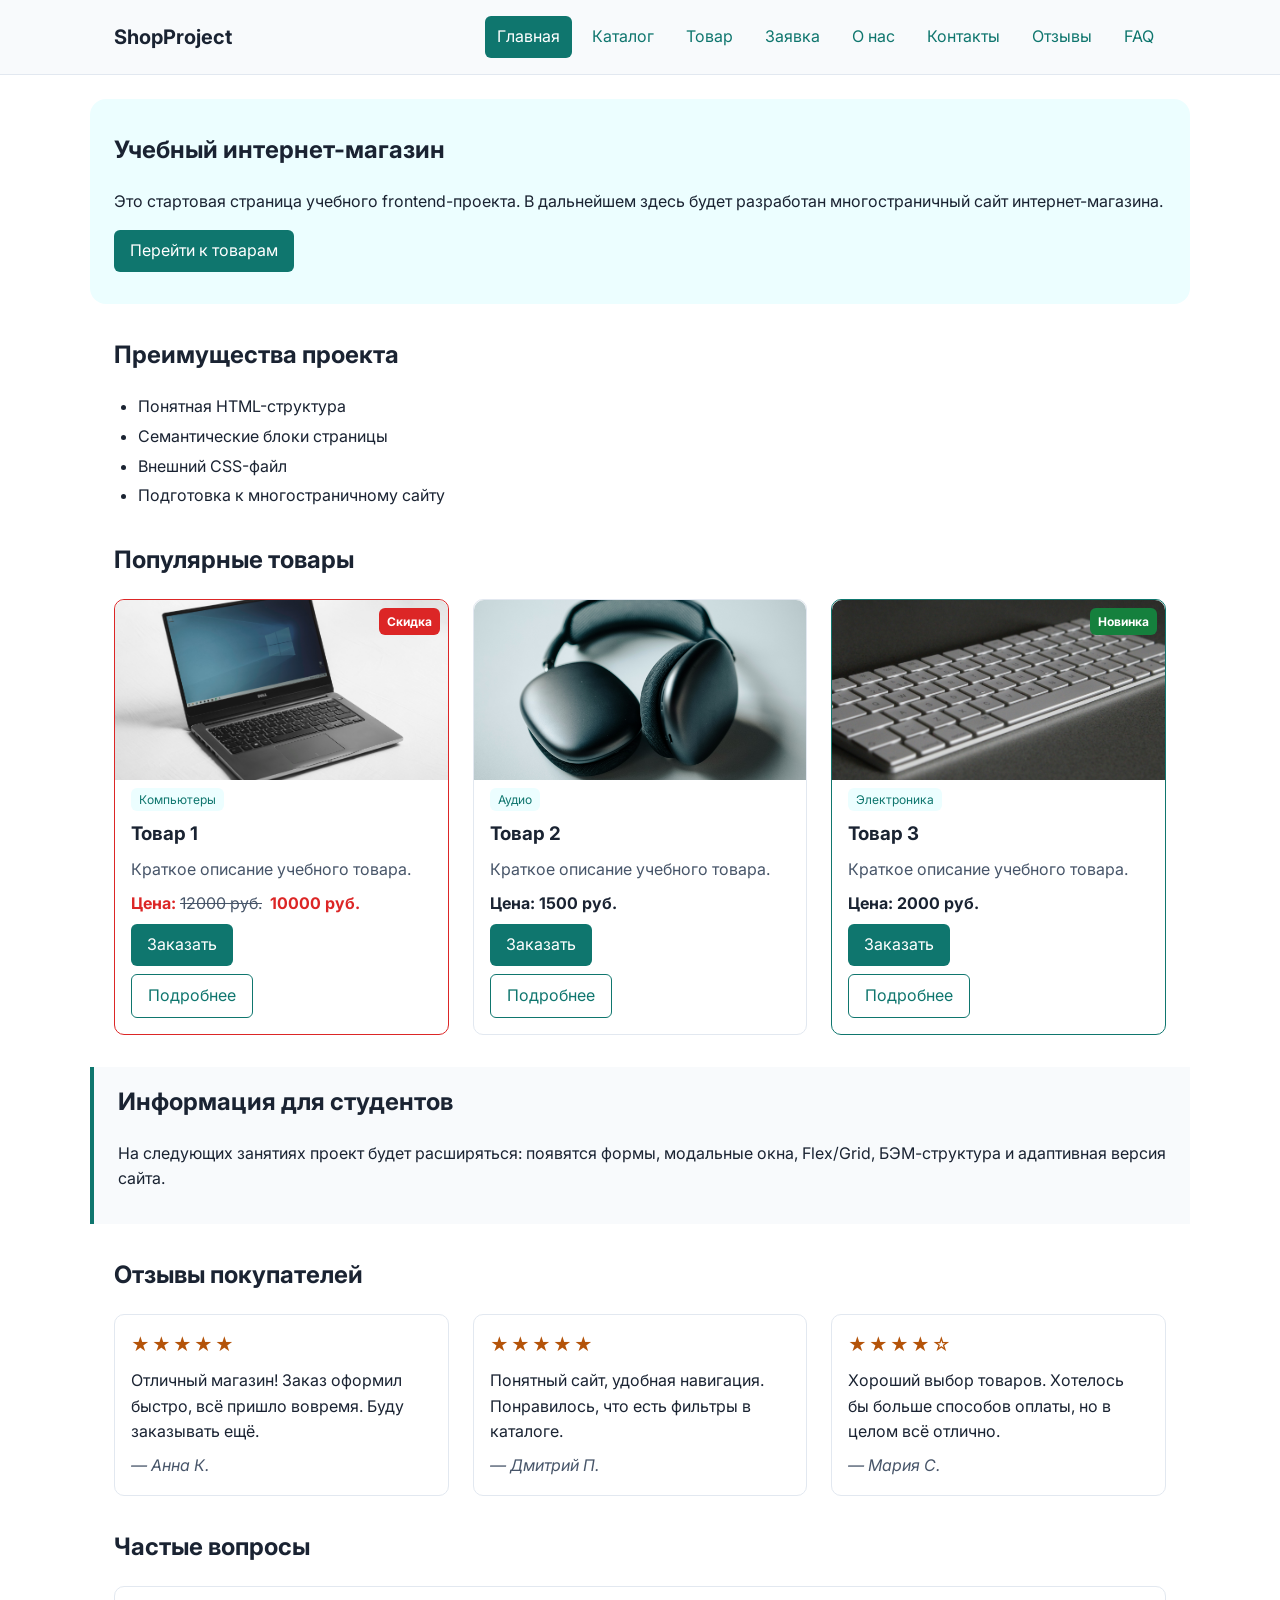
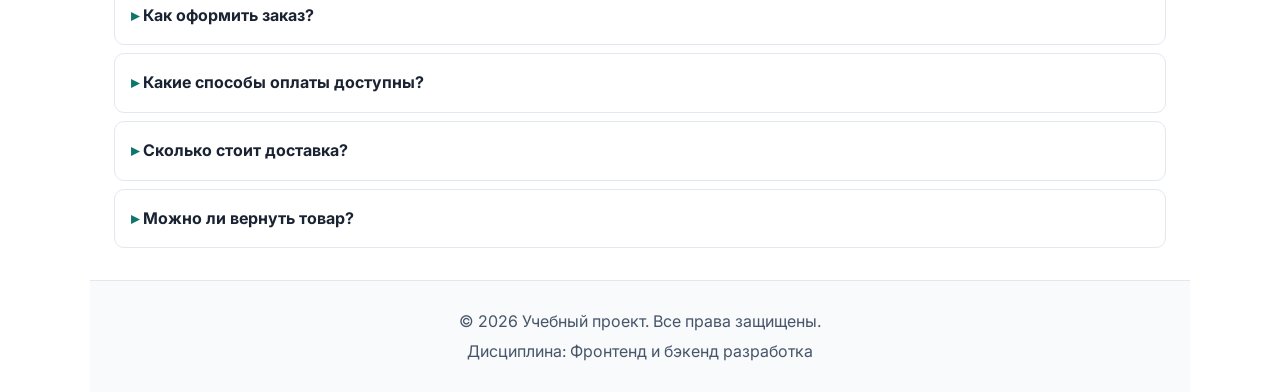
<file: index.html>
<!DOCTYPE html>
<html lang="ru">
<head>
  <meta charset="UTF-8">
  <meta name="viewport" content="width=device-width, initial-scale=1.0">
  <meta name="description" content="Учебный интернет-магазин — главная страница.">
  <title>Главная — Учебный интернет-магазин</title>
  <link rel="preconnect" href="https://fonts.googleapis.com">
  <link rel="preconnect" href="https://fonts.gstatic.com" crossorigin>
  <link href="https://fonts.googleapis.com/css2?family=Inter:wght@400;500;600;700&display=swap" rel="stylesheet"> 
  <link rel="stylesheet" href="css/style.css">
  <link rel="stylesheet" href="css/responsive.css">
  <script src="js/main.js" defer></script>
</head>
<body>

  <a class="skip-link" href="#main-content">Перейти к содержимому</a>
  <div class="welcome-banner" id="welcome-banner" hidden>
    <div class="welcome-banner__inner">
      <span class="welcome-banner__text" id="welcome-text"></span>
      <button class="welcome-banner__close" type="button" id="welcome-close" aria-label="Закрыть">Х</button>
    </div>
  </div>

  <header class="site-header">
    <div class="site-header__inner">
      <a class="site-header__logo" href="index.html">ShopProject</a>
      <nav class="site-nav" aria-label="Основная навигация">
        <ul class="site-nav__list">
          <li class="site-nav__item"><a class="site-nav__link site-nav__link--active" href="index.html" aria-current="page">Главная</a></li>
          <li class="site-nav__item"><a class="site-nav__link" href="catalog.html">Каталог</a></li>
          <li class="site-nav__item"><a class="site-nav__link" href="product.html">Товар</a></li>
          <li class="site-nav__item"><a class="site-nav__link" href="order.html">Заявка</a></li>
          <li class="site-nav__item"><a class="site-nav__link" href="about.html">О нас</a></li>
          <li class="site-nav__item"><a class="site-nav__link" href="contacts.html">Контакты</a></li>
          <li class="site-nav__item"><a class="site-nav__link" href="#reviews">Отзывы</a></li>
          <li class="site-nav__item"><a class="site-nav__link" href="#faq">FAQ</a></li>
        </ul>
      </nav>
    </div>
  </header>

  <main id="main-content">

    <section class="hero">
      <h1>Учебный интернет-магазин</h1>
      <p>Это стартовая страница учебного frontend-проекта. В дальнейшем здесь будет разработан многостраничный сайт интернет-магазина.</p>
      <a class="button button--primary" href="#popular">Перейти к товарам</a>
    </section>

    <section class="section" id="advantages">
      <h2>Преимущества проекта</h2>
      <ul class="advantages-list">
        <li>Понятная HTML-структура</li>
        <li>Семантические блоки страницы</li>
        <li>Внешний CSS-файл</li>
        <li>Подготовка к многостраничному сайту</li>
      </ul>
    </section>

    <section class="section" id="popular">
      <h2>Популярные товары</h2>
      <div class="products-grid">

        <article class="product-card product-card--discount">
          <span class="product-card__badge">Скидка</span>
          <div class="product-card__image">
            <img src="images/product-1.jpg" alt="Товар 1" loading="lazy">
          </div>
          <span class="product-card__category">Компьютеры</span>
          <h3 class="product-card__title">Товар 1</h3>
          <p class="product-card__description">Краткое описание учебного товара.</p>
          <p class="product-card__price">Цена: <s class="product-card__price-old">12000 руб.</s> 10000 руб.</p>
          <button class="button button--primary product-card__button" type="button" data-product="Товар 1">Заказать</button>
          <a class="button button--secondary product-card__button" href="product.html?id=1" aria-label="Подробнее о Товар 1">Подробнее</a>
        </article>

        <article class="product-card">
          <div class="product-card__image">
            <img src="images/product-2.jpg" alt="Товар 2" loading="lazy">
          </div>
          <span class="product-card__category">Аудио</span>
          <h3 class="product-card__title">Товар 2</h3>
          <p class="product-card__description">Краткое описание учебного товара.</p>
          <p class="product-card__price">Цена: 1500 руб.</p>
          <button class="button button--primary product-card__button" type="button" data-product="Товар 2">Заказать</button>
          <a class="button button--secondary product-card__button" href="product.html?id=2" aria-label="Подробнее о Товар 2">Подробнее</a>
        </article>

        <article class="product-card product-card--featured">
          <span class="product-card__badge product-card__badge--new">Новинка</span>
          <div class="product-card__image">
            <img src="images/product-3.jpg" alt="Товар 3" loading="lazy">
          </div>
          <span class="product-card__category">Электроника</span>
          <h3 class="product-card__title">Товар 3</h3>
          <p class="product-card__description">Краткое описание учебного товара.</p>
          <p class="product-card__price">Цена: 2000 руб.</p>
          <button class="button button--primary product-card__button" type="button" data-product="Товар 3">Заказать</button>
          <a class="button button--secondary product-card__button" href="product.html?id=3" aria-label="Подробнее о Товар 3">Подробнее</a>
        </article>

      </div>
    </section>

    <aside class="aside-info">
      <h2>Информация для студентов</h2>
      <p>На следующих занятиях проект будет расширяться: появятся формы, модальные окна, Flex/Grid, БЭМ-структура и адаптивная версия сайта.</p>
    </aside>

      <!-- Отзывы -->
    <section class="section" id="reviews">
      <h2>Отзывы покупателей</h2>
      <div class="reviews-grid">

        <article class="review-card">
          <p class="review-card__rating" aria-label="Оценка 5 из 5">★★★★★</p>
          <p class="review-card__text">Отличный магазин! Заказ оформил быстро, всё пришло вовремя. Буду заказывать ещё.</p>
          <p class="review-card__author">— Анна К.</p>
        </article>

        <article class="review-card">
          <p class="review-card__rating" aria-label="Оценка 5 из 5">★★★★★</p>
          <p class="review-card__text">Понятный сайт, удобная навигация. Понравилось, что есть фильтры в каталоге.</p>
          <p class="review-card__author">— Дмитрий П.</p>
        </article>

        <article class="review-card">
          <p class="review-card__rating" aria-label="Оценка 4 из 5">★★★★☆</p>
          <p class="review-card__text">Хороший выбор товаров. Хотелось бы больше способов оплаты, но в целом всё отлично.</p>
          <p class="review-card__author">— Мария С.</p>
        </article>

      </div>
    </section>

    <!-- FAQ -->
    <section class="section" id="faq">
      <h2>Частые вопросы</h2>
      <div class="faq">

        <details class="faq-item">
          <summary class="faq-item__question">Как оформить заказ?</summary>
          <p class="faq-item__answer">Нажмите кнопку «Заказать» в карточке товара, заполните форму в модальном окне и подтвердите заявку. Мы свяжемся с вами для уточнения деталей.</p>
        </details>

        <details class="faq-item">
          <summary class="faq-item__question">Какие способы оплаты доступны?</summary>
          <p class="faq-item__answer">Мы принимаем банковские карты, переводы по СБП и наличные при получении.</p>
        </details>

        <details class="faq-item">
          <summary class="faq-item__question">Сколько стоит доставка?</summary>
          <p class="faq-item__answer">Доставка по городу — бесплатно при заказе от 3000 рублей. По России — от 300 рублей в зависимости от региона.</p>
        </details>

        <details class="faq-item">
          <summary class="faq-item__question">Можно ли вернуть товар?</summary>
          <p class="faq-item__answer">Да, в течение 14 дней с момента получения, если товар не был в использовании и сохранена упаковка.</p>
        </details>

      </div>
    </section>

    <p class="success-message" id="success-message" hidden>Форма успешно отправлена!</p>
  </main>

  <footer class="site-footer" id="contacts">
    <p>&copy; 2026 Учебный проект. Все права защищены.</p>
    <p>Дисциплина: Фронтенд и бэкенд разработка</p>
  </footer>

  <dialog class="order-dialog" id="order-dialog" aria-labelledby="order-dialog-title">
    <h2 class="order-dialog__title" id="order-dialog-title">Оформление заявки</h2>
    
    <!-- Кнопка закрытия теперь вверху и имеет правильный id -->
    <button class="dialog-close" type="button" id="close-order-dialog" aria-label="Закрыть">
      ×
    </button>

    <form class="order-form" id="order-form" action="#" method="post" novalidate>
      <input id="selected-product" name="selected-product" type="hidden">

      <div class="order-form__field">
        <label class="order-form__label" for="order-name">Имя</label>
        <input class="order-form__input" id="order-name" name="name" type="text" placeholder="Введите ваше имя" minlength="2" required>
      </div>

      <div class="order-form__field">
        <label class="order-form__label" for="order-email">E-mail</label>
        <input class="order-form__input" id="order-email" name="email" type="email" placeholder="example@mail.ru" required>
      </div>

      <div class="order-form__field">
        <label class="order-form__label" for="order-phone">Телефон</label>
        <input class="order-form__input" id="order-phone" name="phone" type="tel" placeholder="+7 (900) 000-00-00" required>
      </div>

      <div class="order-form__field order-form__field--full">
        <label class="order-form__label" for="order-comment">Комментарий</label>
        <textarea class="order-form__textarea" id="order-comment" name="comment" rows="3" placeholder="Дополнительная информация"></textarea>
      </div>

      <div class="order-form__field order-form__field--checkbox">
        <label>
          <input id="order-agreement" name="agreement" type="checkbox" required>
          Я согласен на обработку данных
        </label>
      </div>

      <div class="order-form__actions">
        <!-- Внизу осталась только кнопка отправки -->
        <button class="button button--primary" type="submit">Отправить заявку</button>
      </div>
    </form>
  </dialog>

</body>
</html>
</file>
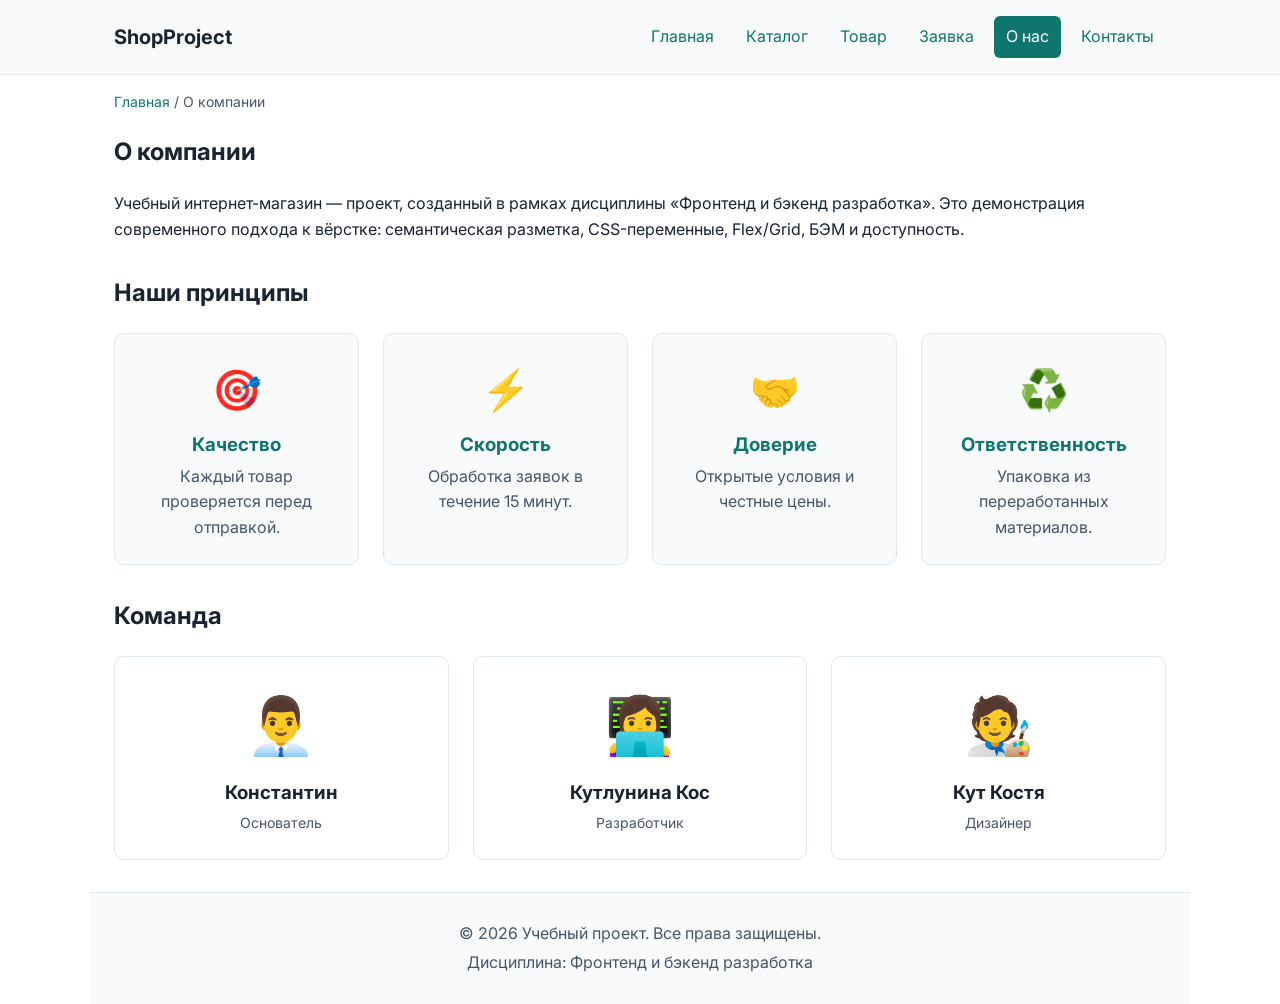
<file: about.html>
<!DOCTYPE html>
<html lang="ru">
<head>
  <meta charset="UTF-8">
  <meta name="viewport" content="width=device-width, initial-scale=1.0">
  <meta name="description" content="О компании — учебный интернет-магазин.">
  <title>О компании — Учебный интернет-магазин</title>
  <link rel="preconnect" href="https://fonts.googleapis.com">
  <link rel="preconnect" href="https://fonts.gstatic.com" crossorigin>
  <link href="https://fonts.googleapis.com/css2?family=Inter:wght@400;500;600;700&display=swap" rel="stylesheet">
  <link rel="stylesheet" href="css/style.css">
  <link rel="stylesheet" href="css/responsive.css">
  <script src="js/main.js" defer></script>
</head>
<body>

  <a class="skip-link" href="#main-content">Перейти к содержимому</a>

  <header class="site-header">
    <div class="site-header__inner">
      <a class="site-header__logo" href="index.html">ShopProject</a>
      <nav class="site-nav" aria-label="Основная навигация">
        <ul class="site-nav__list">
          <li class="site-nav__item"><a class="site-nav__link" href="index.html">Главная</a></li>
          <li class="site-nav__item"><a class="site-nav__link" href="catalog.html">Каталог</a></li>
          <li class="site-nav__item"><a class="site-nav__link" href="product.html">Товар</a></li>
          <li class="site-nav__item"><a class="site-nav__link" href="order.html">Заявка</a></li>
          <li class="site-nav__item"><a class="site-nav__link site-nav__link--active" href="about.html" aria-current="page">О нас</a></li>
          <li class="site-nav__item"><a class="site-nav__link" href="contacts.html">Контакты</a></li>
        </ul>
      </nav>
    </div>
  </header>

  <main id="main-content">

    <nav class="breadcrumbs" aria-label="Хлебные крошки">
      <a class="breadcrumbs__link" href="index.html">Главная</a>
      <span class="breadcrumbs__current">О компании</span>
    </nav>

    <section class="section">
      <h1>О компании</h1>
      <p>Учебный интернет-магазин — проект, созданный в рамках дисциплины «Фронтенд и бэкенд разработка». Это демонстрация современного подхода к вёрстке: семантическая разметка, CSS-переменные, Flex/Grid, БЭМ и доступность.</p>
    </section>

    <section class="section" id="values">
      <h2>Наши принципы</h2>
      <div class="values-grid">

        <article class="value-card">
          <div class="value-card__icon">🎯</div>
          <h3 class="value-card__title">Качество</h3>
          <p class="value-card__text">Каждый товар проверяется перед отправкой.</p>
        </article>

        <article class="value-card">
          <div class="value-card__icon">⚡</div>
          <h3 class="value-card__title">Скорость</h3>
          <p class="value-card__text">Обработка заявок в течение 15 минут.</p>
        </article>

        <article class="value-card">
          <div class="value-card__icon">🤝</div>
          <h3 class="value-card__title">Доверие</h3>
          <p class="value-card__text">Открытые условия и честные цены.</p>
        </article>

        <article class="value-card">
          <div class="value-card__icon">♻️</div>
          <h3 class="value-card__title">Ответственность</h3>
          <p class="value-card__text">Упаковка из переработанных материалов.</p>
        </article>

      </div>
    </section>

    <section class="section">
      <h2>Команда</h2>
      <div class="team-grid">

        <article class="team-card">
          <div class="team-card__avatar">👨‍💼</div>
          <h3 class="team-card__name">Константин</h3>
          <p class="team-card__role">Основатель</p>
        </article>

        <article class="team-card">
          <div class="team-card__avatar">👩‍💻</div>
          <h3 class="team-card__name">Кутлунина Кос</h3>
          <p class="team-card__role">Разработчик</p>
        </article>

        <article class="team-card">
          <div class="team-card__avatar">🧑‍🎨</div>
          <h3 class="team-card__name">Кут Костя</h3>
          <p class="team-card__role">Дизайнер</p>
        </article>

      </div>
    </section>

  </main>

  <footer class="site-footer">
    <p>&copy; 2026 Учебный проект. Все права защищены.</p>
    <p>Дисциплина: Фронтенд и бэкенд разработка</p>
  </footer>

</body>
</html>
</file>
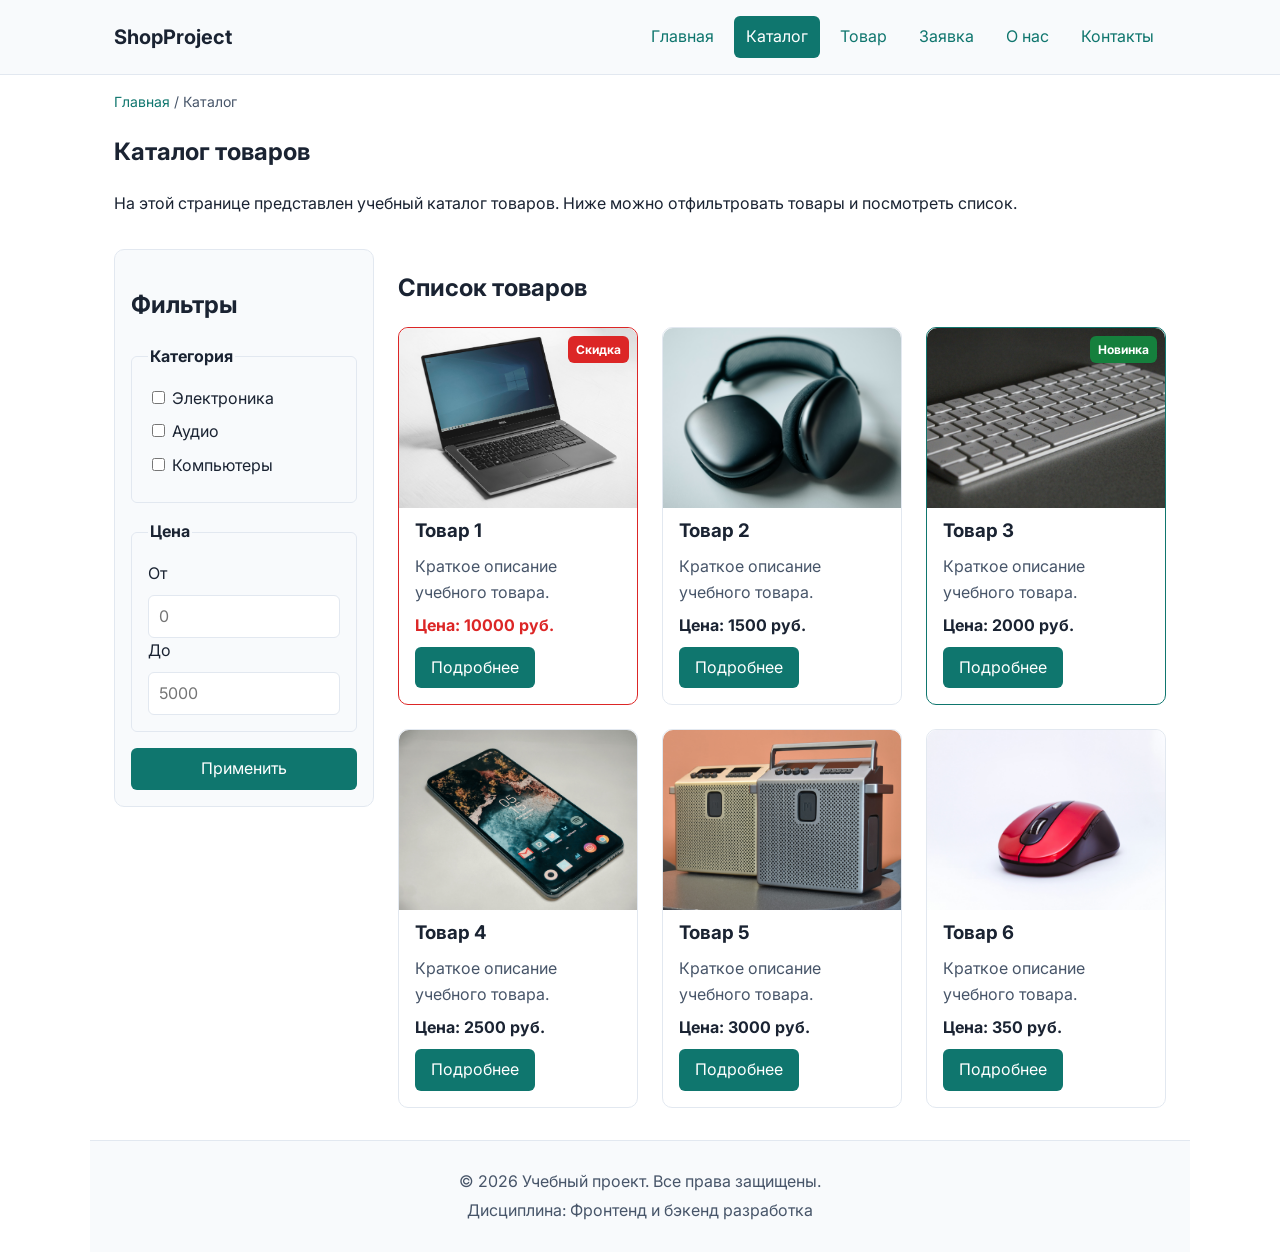
<file: catalog.html>
<!DOCTYPE html>
<html lang="ru">
<head>
  <meta charset="UTF-8">
  <meta name="viewport" content="width=device-width, initial-scale=1.0">
  <meta name="description" content="Каталог товаров учебного интернет-магазина.">
  <title>Каталог — Учебный интернет-магазин</title>
  <link rel="preconnect" href="https://fonts.googleapis.com">
  <link rel="preconnect" href="https://fonts.gstatic.com" crossorigin>
  <link href="https://fonts.googleapis.com/css2?family=Inter:wght@400;500;600;700&display=swap" rel="stylesheet">
  <link rel="stylesheet" href="css/style.css">
  <link rel="stylesheet" href="css/responsive.css">
  <script src="js/main.js" defer></script>
</head>
<body>

  <a class="skip-link" href="#main-content">Перейти к содержимому</a>

  <header class="site-header">
    <div class="site-header__inner">
      <a class="site-header__logo" href="index.html">ShopProject</a>
      <nav class="site-nav" aria-label="Основная навигация">
        <ul class="site-nav__list">
          <li class="site-nav__item"><a class="site-nav__link" href="index.html" >Главная</a></li>
          <li class="site-nav__item"><a class="site-nav__link site-nav__link--active" href="catalog.html" aria-current="page">Каталог</a></li>
          <li class="site-nav__item"><a class="site-nav__link" href="product.html">Товар</a></li>
          <li class="site-nav__item"><a class="site-nav__link" href="order.html">Заявка</a></li>
          <li class="site-nav__item"><a class="site-nav__link" href="about.html">О нас</a></li>
          <li class="site-nav__item"><a class="site-nav__link" href="contacts.html">Контакты</a></li>
        </ul>
      </nav>
    </div>
  </header>

  <main id="main-content">

    <nav class="breadcrumbs" aria-label="Хлебные крошки">
      <a class="breadcrumbs__link" href="index.html">Главная</a>
      <span class="breadcrumbs__current">Каталог</span>
    </nav>

    <section class="section">
      <h1>Каталог товаров</h1>
      <p>На этой странице представлен учебный каталог товаров. Ниже можно отфильтровать товары и посмотреть список.</p>
    </section>

    <section class="catalog-layout">

      <aside class="catalog-filters">
        <h2>Фильтры</h2>
        <form class="filters-form" id="filters-form" action="#" method="get">
          <fieldset>
            <legend>Категория</legend>
            <label><input type="checkbox" name="category" value="electronics"> Электроника</label>
            <label><input type="checkbox" name="category" value="audio"> Аудио</label>
            <label><input type="checkbox" name="category" value="computers"> Компьютеры</label>
          </fieldset>

          <fieldset>
            <legend>Цена</legend>
            <label for="price-from">От</label>
            <input id="price-from" name="price-from" type="number" min="0" placeholder="0">
            <label for="price-to">До</label>
            <input id="price-to" name="price-to" type="number" min="0" placeholder="5000">
          </fieldset>

          <button class="button button--primary" type="submit">Применить</button>
        </form>
      </aside>

<section class="catalog-products">
  <h2>Список товаров</h2>
  <div class="products-grid">

    <article class="product-card product-card--discount" data-category="computers" data-price="1000">
      <span class="product-card__badge">Скидка</span>
      <div class="product-card__image">
        <img src="images/product-1.jpg" alt="Товар 1" loading="lazy">
      </div>
      <h3 class="product-card__title">Товар 1</h3>
      <p class="product-card__description">Краткое описание учебного товара.</p>
      <p class="product-card__price">Цена: 10000 руб.</p>
      <a class="button button--primary product-card__button" href="product.html?id=1">Подробнее</a>
    </article>

    <article class="product-card" data-category="audio" data-price="1500">
      <div class="product-card__image">
        <img src="images/product-2.jpg" alt="Товар 2" loading="lazy">
      </div>      
      <h3 class="product-card__title">Товар 2</h3>
      <p class="product-card__description">Краткое описание учебного товара.</p>
      <p class="product-card__price">Цена: 1500 руб.</p>
      <a class="button button--primary product-card__button" href="product.html?id=2">Подробнее</a>
    </article>

    <article class="product-card product-card--featured" data-category="electronics" data-price="2000">
      <span class="product-card__badge product-card__badge--new">Новинка</span>
      <div class="product-card__image">
        <img src="images/product-3.jpg" alt="Товар 3" loading="lazy">
      </div> 
      <h3 class="product-card__title">Товар 3</h3>
      <p class="product-card__description">Краткое описание учебного товара.</p>
      <p class="product-card__price">Цена: 2000 руб.</p>
      <a class="button button--primary product-card__button" href="product.html?id=3">Подробнее</a>
    </article>

    <article class="product-card" data-category="computers" data-price="2500">
      <div class="product-card__image">
        <img src="images/product-4.jpg" alt="Товар 4" loading="lazy">
      </div>       
      <h3 class="product-card__title">Товар 4</h3>
      <p class="product-card__description">Краткое описание учебного товара.</p>
      <p class="product-card__price">Цена: 2500 руб.</p>
      <a class="button button--primary product-card__button" href="product.html?id=4">Подробнее</a>
    </article>

    <article class="product-card" data-category="audio" data-price="3000">
      <div class="product-card__image">
        <img src="images/product-5.jpg" alt="Товар 5" loading="lazy">
      </div>       
      <h3 class="product-card__title">Товар 5</h3>
      <p class="product-card__description">Краткое описание учебного товара.</p>
      <p class="product-card__price">Цена: 3000 руб.</p>
      <a class="button button--primary product-card__button" href="product.html?id=5">Подробнее</a>
    </article>

    <article class="product-card" data-category="electronics" data-price="3500">
      <div class="product-card__image">
        <img src="images/product-6.jpg" alt="Товар 6" loading="lazy">
      </div>       
      <h3 class="product-card__title">Товар 6</h3>
      <p class="product-card__description">Краткое описание учебного товара.</p>
      <p class="product-card__price">Цена: 350 руб.</p>
      <a class="button button--primary product-card__button" href="product.html?id=6">Подробнее</a>
    </article>

  </div>
</section>

    </section>
  </main>

  <footer class="site-footer">
    <p>&copy; 2026 Учебный проект. Все права защищены.</p>
    <p>Дисциплина: Фронтенд и бэкенд разработка</p>
  </footer>

</body>
</html>
</file>
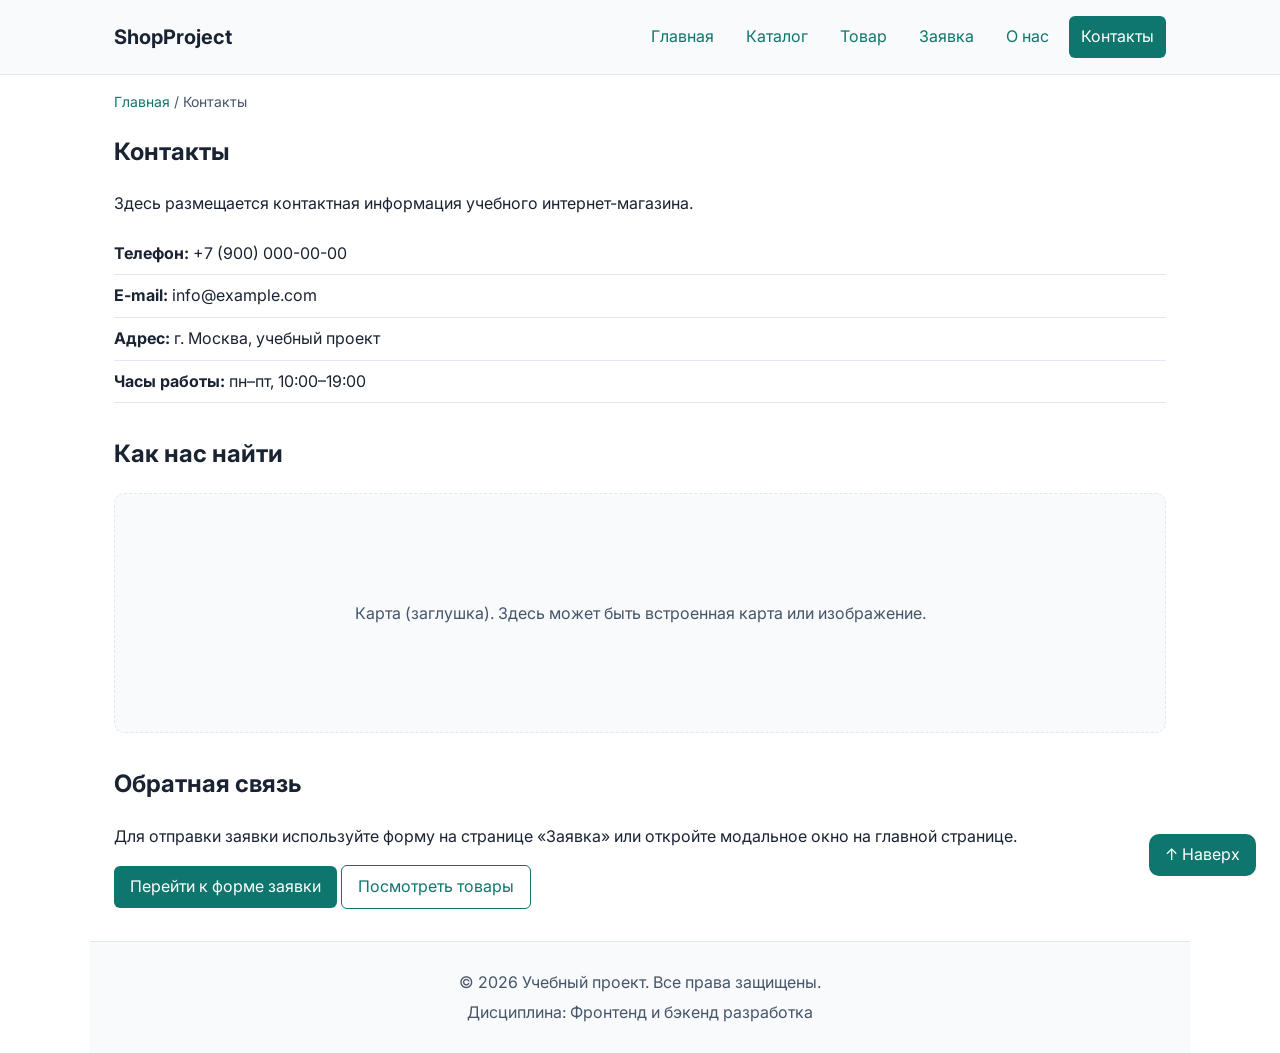
<file: contacts.html>
<!DOCTYPE html>
<html lang="ru">
<head>
  <meta charset="UTF-8">
  <meta name="viewport" content="width=device-width, initial-scale=1.0">
  <meta name="description" content="Контакты учебного интернет-магазина.">
  <title>Контакты — Учебный интернет-магазин</title>
  <link rel="preconnect" href="https://fonts.googleapis.com">
  <link rel="preconnect" href="https://fonts.gstatic.com" crossorigin>
  <link href="https://fonts.googleapis.com/css2?family=Inter:wght@400;500;600;700&display=swap" rel="stylesheet">
  <link rel="stylesheet" href="css/style.css">
  <link rel="stylesheet" href="css/responsive.css">
  <script src="js/main.js" defer></script>
</head>
<body>

  <a class="skip-link" href="#main-content">Перейти к содержимому</a>

  <header class="site-header">
    <div class="site-header__inner">
      <a class="site-header__logo" href="index.html">ShopProject</a>
      <nav class="site-nav" aria-label="Основная навигация">
        <ul class="site-nav__list">
          <li class="site-nav__item"><a class="site-nav__link" href="index.html">Главная</a></li>
          <li class="site-nav__item"><a class="site-nav__link" href="catalog.html">Каталог</a></li>
          <li class="site-nav__item"><a class="site-nav__link" href="product.html">Товар</a></li>
          <li class="site-nav__item"><a class="site-nav__link" href="order.html">Заявка</a></li>
          <li class="site-nav__item"><a class="site-nav__link" href="about.html">О нас</a></li>
          <li class="site-nav__item"><a class="site-nav__link site-nav__link--active" href="contacts.html" aria-current="page">Контакты</a></li>
        </ul>
      </nav>
    </div>
  </header>

  <main id="main-content">

    <nav class="breadcrumbs" aria-label="Хлебные крошки">
      <a class="breadcrumbs__link" href="index.html">Главная</a>
      <span class="breadcrumbs__current">Контакты</span>
    </nav>

    <section class="section">
      <h1>Контакты</h1>
      <p>Здесь размещается контактная информация учебного интернет-магазина.</p>

      <ul class="contacts-list">
        <li><strong>Телефон:</strong> +7 (900) 000-00-00</li>
        <li><strong>E-mail:</strong> info@example.com</li>
        <li><strong>Адрес:</strong> г. Москва, учебный проект</li>
        <li><strong>Часы работы:</strong> пн–пт, 10:00–19:00</li>
      </ul>
    </section>

    <section class="section">
      <h2>Как нас найти</h2>
      <div class="map-placeholder">
        Карта (заглушка). Здесь может быть встроенная карта или изображение.
      </div>
    </section>

    <section class="section" id="feedback">
      <h2>Обратная связь</h2>
      <p>Для отправки заявки используйте форму на странице «Заявка» или откройте модальное окно на главной странице.</p>
      <a class="button button--primary" href="order.html">Перейти к форме заявки</a>
      <a class="button button--secondary" href="index.html#popular">Посмотреть товары</a>
    </section>

  </main>

  <footer class="site-footer">
    <p>&copy; 2026 Учебный проект. Все права защищены.</p>
    <p>Дисциплина: Фронтенд и бэкенд разработка</p>
  </footer>

  <a class="back-to-top" href="#" aria-label="Наверх">↑ Наверх</a>

</body>
</html>
</file>
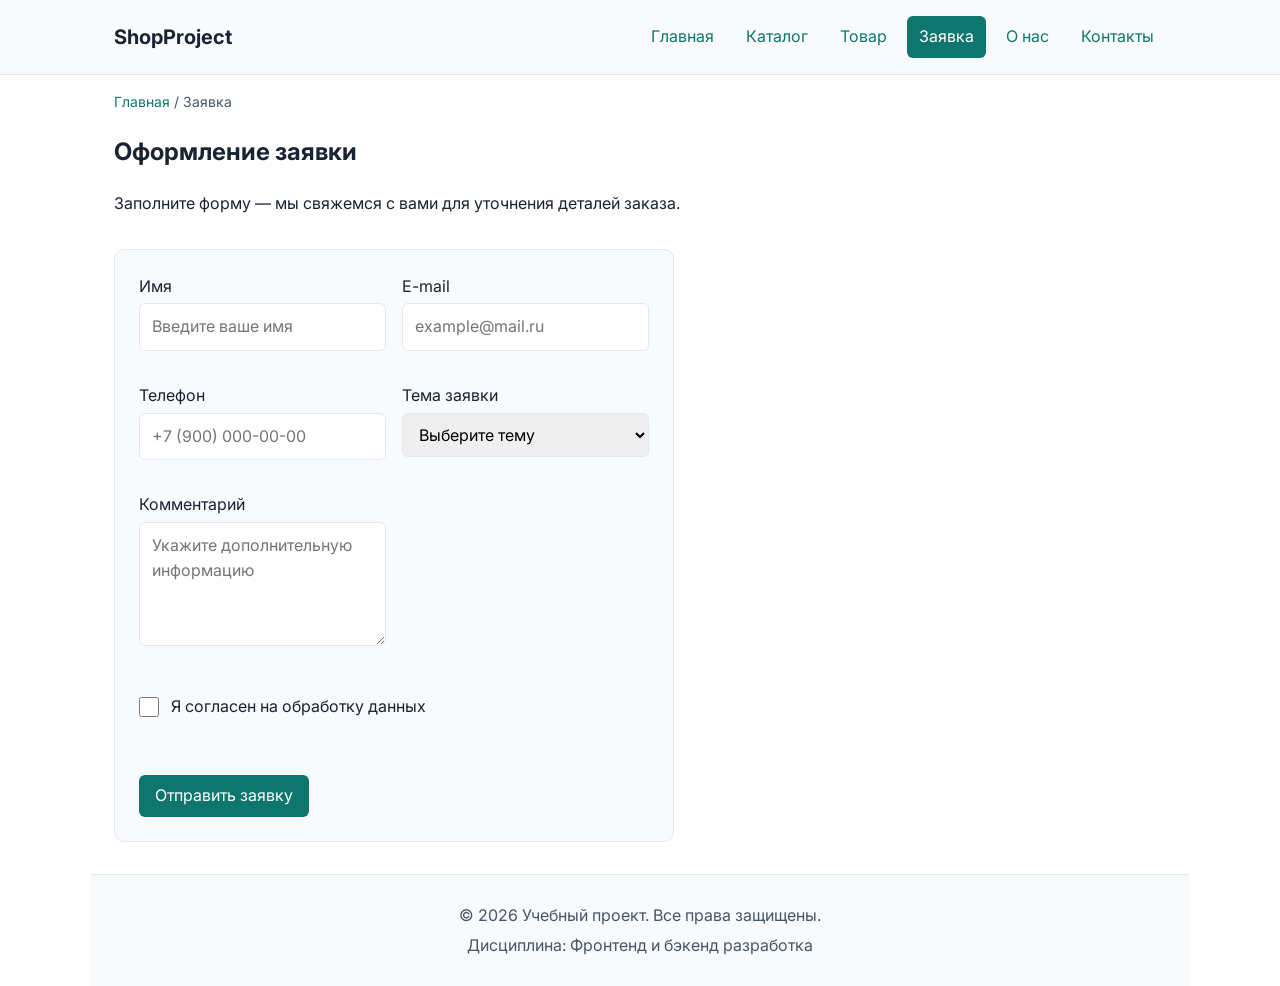
<file: order.html>
<!DOCTYPE html>
<html lang="ru">
<head>
  <meta charset="UTF-8">
  <meta name="viewport" content="width=device-width, initial-scale=1.0">
  <meta name="description" content="Оформление заявки в учебном интернет-магазине.">
  <title>Заявка — Учебный интернет-магазин</title>
  <link rel="preconnect" href="https://fonts.googleapis.com">
  <link rel="preconnect" href="https://fonts.gstatic.com" crossorigin>
  <link href="https://fonts.googleapis.com/css2?family=Inter:wght@400;500;600;700&display=swap" rel="stylesheet">
  <link rel="stylesheet" href="css/style.css">
  <link rel="stylesheet" href="css/responsive.css">
  <script src="js/main.js" defer></script>
</head>
<body>

  <a class="skip-link" href="#main-content">Перейти к содержимому</a>

  <header class="site-header">
    <div class="site-header__inner">
      <a class="site-header__logo" href="index.html">ShopProject</a>
      <nav class="site-nav" aria-label="Основная навигация">
        <ul class="site-nav__list">
          <li class="site-nav__item"><a class="site-nav__link" href="index.html">Главная</a></li>
          <li class="site-nav__item"><a class="site-nav__link" href="catalog.html">Каталог</a></li>
          <li class="site-nav__item"><a class="site-nav__link" href="product.html">Товар</a></li>
          <li class="site-nav__item"><a class="site-nav__link site-nav__link--active" href="order.html" aria-current="page">Заявка</a></li>
          <li class="site-nav__item"><a class="site-nav__link" href="about.html">О нас</a></li>
          <li class="site-nav__item"><a class="site-nav__link" href="contacts.html">Контакты</a></li>
        </ul>
      </nav>
    </div>
  </header>

  <main id="main-content">

    <nav class="breadcrumbs" aria-label="Хлебные крошки">
      <a class="breadcrumbs__link" href="index.html">Главная</a>
      <span class="breadcrumbs__current">Заявка</span>
    </nav>

    <section class="section">
      <h1>Оформление заявки</h1>
      <p>Заполните форму — мы свяжемся с вами для уточнения деталей заказа.</p>
    </section>

    <section class="section">
      <form class="order-form order-form--page" id="order-form-page" action="#" method="post" novalidate>

        <div class="order-form__field">
          <label class="order-form__label" for="page-name">Имя</label>
          <input class="order-form__input" id="page-name" name="name" type="text" placeholder="Введите ваше имя" minlength="2" required>
        </div>

        <div class="order-form__field">
          <label class="order-form__label" for="page-email">E-mail</label>
          <input class="order-form__input" id="page-email" name="email" type="email" placeholder="example@mail.ru" required>
        </div>

        <div class="order-form__field">
          <label class="order-form__label" for="page-phone">Телефон</label>
          <input class="order-form__input" id="page-phone" name="phone" type="tel" placeholder="+7 (900) 000-00-00" required>
        </div>

        <div class="order-form__field">
          <label class="order-form__label" for="page-topic">Тема заявки</label>
          <select class="order-form__select" id="page-topic" name="topic" required>
            <option value="">Выберите тему</option>
            <option value="product">Заказ товара</option>
            <option value="consultation">Консультация</option>
            <option value="delivery">Доставка</option>
          </select>
        </div>

        <div class="order-form__field">
          <label class="order-form__label" for="page-comment">Комментарий</label>
          <textarea class="order-form__textarea" id="page-comment" name="comment" rows="4" placeholder="Укажите дополнительную информацию"></textarea>
        </div>

        <div class="order-form__field order-form__field--checkbox">
          <label>
            <input id="page-agreement" name="agreement" type="checkbox" required>
            Я согласен на обработку данных
          </label>
        </div>

        <div class="order-form__actions">
          <button class="button button--primary" type="submit">Отправить заявку</button>
        </div>

      </form>

      <p class="success-message" id="success-message-page" hidden>Заявка успешно отправлена!</p>
    </section>

  </main>

  <footer class="site-footer">
    <p>&copy; 2026 Учебный проект. Все права защищены.</p>
    <p>Дисциплина: Фронтенд и бэкенд разработка</p>
  </footer>

</body>
</html>
</file>
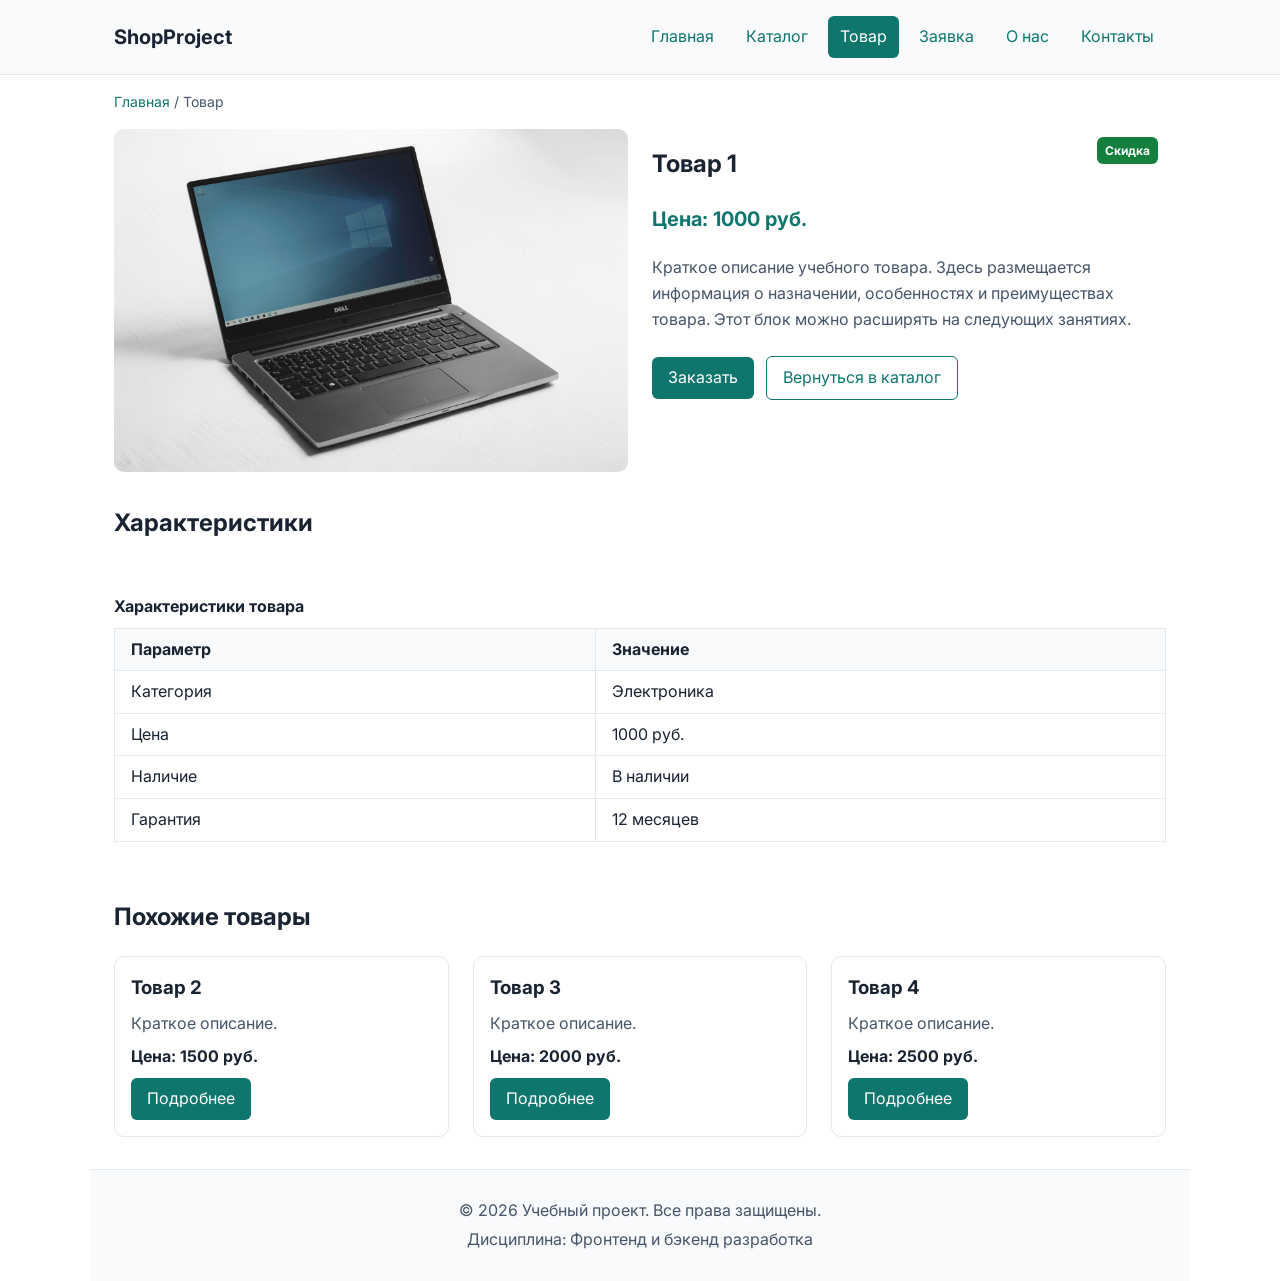
<file: product.html>
<!DOCTYPE html>
<html lang="ru">
<head>
  <meta charset="UTF-8">
  <meta name="viewport" content="width=device-width, initial-scale=1.0">
  <meta name="description" content="Карточка товара учебного интернет-магазина.">
  <title>Карточка товара — Учебный интернет-магазин</title>
  <link rel="preconnect" href="https://fonts.googleapis.com">
  <link rel="preconnect" href="https://fonts.gstatic.com" crossorigin>
  <link href="https://fonts.googleapis.com/css2?family=Inter:wght@400;500;600;700&display=swap" rel="stylesheet">
  <link rel="stylesheet" href="css/style.css">
  <link rel="stylesheet" href="css/responsive.css">
  <script src="js/main.js" defer></script>
</head>
<body>

  <a class="skip-link" href="#main-content">Перейти к содержимому</a>

  <header class="site-header">
    <div class="site-header__inner">
      <a class="site-header__logo" href="index.html">ShopProject</a>
      <nav class="site-nav" aria-label="Основная навигация">
        <ul class="site-nav__list">
          <li class="site-nav__item"><a class="site-nav__link" href="index.html">Главная</a></li>
          <li class="site-nav__item"><a class="site-nav__link" href="catalog.html">Каталог</a></li>
          <li class="site-nav__item"><a class="site-nav__link site-nav__link--active" href="product.html" aria-current="page">Товар</a></li>
          <li class="site-nav__item"><a class="site-nav__link" href="order.html">Заявка</a></li>
          <li class="site-nav__item"><a class="site-nav__link" href="about.html">О нас</a></li>
          <li class="site-nav__item"><a class="site-nav__link" href="contacts.html">Контакты</a></li>
        </ul>
      </nav>
    </div>
  </header>

  <main id="main-content">

    <nav class="breadcrumbs" aria-label="Хлебные крошки">
      <a class="breadcrumbs__link" href="index.html">Главная</a>
      <span class="breadcrumbs__current">Товар</span>
    </nav>

    <section class="section">
      <div class="product-detail">
        <div class="product-detail__image">
          <img 
            src="images/product-1.jpg" 
            srcset="images/product-1.jpg 480w, images/product-1.jpg 800w" 
            sizes="(max-width: 768px) 100vw, 50vw" 
            alt="Товар 1" 
            loading="lazy"
          >
        </div>

        <div class="product-detail__info">
          <span class="product-card__badge product-card__badge--new">Новинка</span>
          <h1>Товар 1</h1>
          <p class="product-detail__price">Цена: 10000 руб.</p>
          <p class="product-detail__description">
            Краткое описание учебного товара. Здесь размещается информация о назначении,
            особенностях и преимуществах товара. Этот блок можно расширять на следующих занятиях.
          </p>
          <button class="button button--primary" type="button" data-product="Товар 1">Заказать</button>
          <a class="button button--secondary" href="catalog.html">Вернуться в каталог</a>
        </div>
      </div>
    </section>

    <section class="section">
  <h2>Характеристики</h2>
  <div class="table-wrapper">
    <table class="product-table">
      <caption>Характеристики товара</caption>
      <thead>
        <tr>
          <th>Параметр</th>
          <th>Значение</th>
        </tr>
      </thead>
      <tbody>
        <tr>
          <td>Категория</td>
          <td id="product-category">Электроника</td>
        </tr>
        <tr>
          <td>Цена</td>
          <td>10000 руб.</td>
        </tr>
        <tr>
          <td>Наличие</td>
          <td>В наличии</td>
        </tr>
        <tr>
          <td>Гарантия</td>
          <td>12 месяцев</td>
        </tr>
      </tbody>
    </table>
  </div>
    </section>

    <section class="section">
      <h2>Похожие товары</h2>
      <div class="products-grid">

        <article class="product-card">
          <h3 class="product-card__title">Товар 2</h3>
          <p class="product-card__description">Краткое описание.</p>
          <p class="product-card__price">Цена: 1500 руб.</p>
          <a class="button button--primary product-card__button" href="product.html?id=2">Подробнее</a>
        </article>

        <article class="product-card">
          <h3 class="product-card__title">Товар 3</h3>
          <p class="product-card__description">Краткое описание.</p>
          <p class="product-card__price">Цена: 2000 руб.</p>
          <a class="button button--primary product-card__button" href="product.html?id=3">Подробнее</a>
        </article>

        <article class="product-card">
          <h3 class="product-card__title">Товар 4</h3>
          <p class="product-card__description">Краткое описание.</p>
          <p class="product-card__price">Цена: 2500 руб.</p>
          <a class="button button--primary product-card__button" href="product.html?id=4">Подробнее</a>
        </article>

      </div>
    </section>

    <p class="success-message" id="success-message" hidden>Форма успешно отправлена!</p>

  </main>

  <footer class="site-footer">
    <p>&copy; 2026 Учебный проект. Все права защищены.</p>
    <p>Дисциплина: Фронтенд и бэкенд разработка</p>
  </footer>

  <dialog class="order-dialog" id="order-dialog" aria-labelledby="order-dialog-title">
    <h2 class="order-dialog__title" id="order-dialog-title">Оформление заявки</h2>
    
    <!-- Кнопка закрытия теперь вверху и имеет правильный id -->
    <button class="dialog-close" type="button" id="close-order-dialog" aria-label="Закрыть">
      ×
    </button>

    <form class="order-form" id="order-form" action="#" method="post" novalidate>
      <input id="selected-product" name="selected-product" type="hidden">

      <div class="order-form__field">
        <label class="order-form__label" for="order-name">Имя</label>
        <input class="order-form__input" id="order-name" name="name" type="text" placeholder="Введите ваше имя" minlength="2" required>
      </div>

      <div class="order-form__field">
        <label class="order-form__label" for="order-email">E-mail</label>
        <input class="order-form__input" id="order-email" name="email" type="email" placeholder="example@mail.ru" required>
      </div>

      <div class="order-form__field">
        <label class="order-form__label" for="order-phone">Телефон</label>
        <input class="order-form__input" id="order-phone" name="phone" type="tel" placeholder="+7 (900) 000-00-00" required>
      </div>

      <div class="order-form__field order-form__field--full">
        <label class="order-form__label" for="order-comment">Комментарий</label>
        <textarea class="order-form__textarea" id="order-comment" name="comment" rows="3" placeholder="Дополнительная информация"></textarea>
      </div>

      <div class="order-form__field order-form__field--checkbox">
        <label>
          <input id="order-agreement" name="agreement" type="checkbox" required>
          Я согласен на обработку данных
        </label>
      </div>

      <div class="order-form__actions">
        <!-- Внизу осталась только кнопка отправки -->
        <button class="button button--primary" type="submit">Отправить заявку</button>
      </div>
    </form>
  </dialog>

</body>
</html>
</file>
<file: css/style.css>
/* ===================================
   1. Переменные проекта
   =================================== */
:root {
  /* Своя цветовая схема — тёмно-синий + бирюзовый акцент */
  --color-bg: #ffffff;
  --color-text: #1a2332;
  --color-muted: #475569;
  --color-primary: #0f766e;
  --color-primary-dark: #115e59;
  --color-accent: #0e7490;
  --color-border: #e2e8f0;
  --color-surface: #f8fafc;
  --color-surface-accent: #ecfeff;
  --color-danger: #dc2626;
  --color-success: #15803d;
  --color-success-bg: #f0fdf4;
  --color-white: #ffffff;

  /* Отступы */
  --space-xs: 4px;
  --space-sm: 8px;
  --space-md: 16px;
  --space-lg: 24px;
  --space-xl: 32px;

  /* Скругления */
  --radius-sm: 6px;
  --radius-md: 10px;
  --radius-lg: 16px;

  /* Размеры */
  --container-width: 1100px;

  /* Тени */
  --shadow-sm: 0 1px 2px rgba(15, 118, 110, 0.05);
  --shadow-md: 0 4px 16px rgba(15, 118, 110, 0.1);
  --shadow-lg: 0 8px 24px rgba(15, 118, 110, 0.15);
}

/* ===================================
   2. Базовые стили
   =================================== */
* {
  box-sizing: border-box;
}

html {
  scroll-behavior: smooth;
}

body {
  margin: 0;
  font-family: 'Inter', 'Segoe UI', Arial, sans-serif;
  line-height: 1.6;
  color: var(--color-text);
  background-color: var(--color-bg);
  -webkit-font-smoothing: antialiased;
}

img {
  max-width: 100%;
  height: auto;
}

/* ===================================
   3. Общие элементы интерфейса
   =================================== */
a {
  color: var(--color-primary);
  text-decoration: none;
}

a:hover {
  color: var(--color-primary-dark);
  text-decoration: underline;
}

a:focus-visible {
  outline: 2px solid var(--color-primary);
  outline-offset: 3px;
}

/* Кнопка */
.button {
  display: inline-block;
  padding: var(--space-sm) var(--space-md);
  border: none;
  border-radius: var(--radius-sm);
  font: inherit;
  text-decoration: none;
  cursor: pointer;
}

.button--primary {
  color: var(--color-white);
  background-color: var(--color-primary);
}

.button--primary:hover {
  background-color: var(--color-primary-dark);
  color: var(--color-white);
  text-decoration: none;
}

.button--secondary {
  color: var(--color-primary);
  background-color: transparent;
  border: 1px solid var(--color-primary);
}

.button--secondary:hover {
  color: var(--color-white);
  background-color: var(--color-primary);
}

.button:focus-visible {
  outline: 2px solid var(--color-primary);
  outline-offset: 3px;
}

.button:disabled,
.button--disabled {
  opacity: 0.6;
  cursor: not-allowed;
}

/* ===================================
   4. Компоненты страницы
   =================================== */

/* Шапка */
.site-header {
  background-color: var(--color-surface);
  position: sticky;
  top: 0;
  z-index: 100;
  border-bottom: 1px solid var(--color-border);
}

.site-header__inner {
  max-width: var(--container-width);
  margin: 0 auto;
  padding: var(--space-md) var(--space-lg);
  display: flex;
  justify-content: space-between;
  align-items: center;
  gap: var(--space-md);
  flex-wrap: wrap;
}

.site-header__logo {
  font-size: 20px;
  font-weight: 700;
  color: var(--color-text);
}

.site-header__logo:hover {
  color: var(--color-primary);
  text-decoration: none;
}

/* Навигация */
.site-nav__list {
  display: flex;
  flex-wrap: wrap;
  gap: var(--space-sm);
  padding: 0;
  margin: 0;
  list-style: none;
}

.site-nav__link {
  display: inline-block;
  padding: var(--space-xs) var(--space-sm);
  color: var(--color-primary);
  border-radius: var(--radius-sm);
}

.site-nav__link:hover {
  color: var(--color-white);
  background-color: var(--color-primary);
  text-decoration: none;
}

.site-nav__link--active {
  color: var(--color-white);
  background-color: var(--color-primary);
}

.site-nav__link:focus-visible {
  outline: 2px solid var(--color-primary);
  outline-offset: 3px;
}

/* Hero */
.hero {
  max-width: var(--container-width);
  margin: var(--space-lg) auto var(--space-xl);
  padding: var(--space-xl) var(--space-lg);
  background-color: var(--color-surface-accent);
  border-radius: var(--radius-lg);
}

.hero h1 {
  margin-top: 0;
}

/* Секции */
.section {
  max-width: var(--container-width);
  margin: 0 auto var(--space-xl);
  padding: 0 var(--space-lg);
}

.section h2 {
  margin-top: 0;
}

/* Список преимуществ */
.advantages-list {
  padding-left: var(--space-lg);
}

.advantages-list li {
  margin-bottom: var(--space-xs);
}

/* Сетка товаров */
.products-grid {
  display: grid;
  grid-template-columns: repeat(auto-fit, minmax(240px, 1fr));
  gap: var(--space-lg);
}

/* Карточка товара */
.product-card {
  position: relative;
  display: flex;
  flex-direction: column;
  gap: var(--space-sm);
  padding: var(--space-md);
  border: 1px solid var(--color-border);
  border-radius: var(--radius-md);
  background-color: var(--color-bg);
  transition: border-color 0.2s;
}

.product-card:hover {
  border-color: var(--color-primary);
}

.product-card--featured {
  border-color: var(--color-primary);
}

.product-card--discount {
  border-color: var(--color-danger);
}

.product-card__badge {
  position: absolute;
  top: var(--space-sm);
  right: var(--space-sm);
  padding: 4px 8px;
  font-size: 12px;
  font-weight: 700;
  color: var(--color-white);
  background-color: var(--color-danger);
  border-radius: var(--radius-sm);
}

.product-card__badge--new {
  background-color: var(--color-success);
}

.product-card__title {
  margin: 0;
  color: var(--color-text);
}

.product-card__description {
  margin: 0;
  color: var(--color-muted);
}

.product-card__price {
  margin: 0;
  font-weight: 700;
}

.product-card--discount .product-card__price {
  color: var(--color-danger);
}

.product-card__button {
  margin-top: auto;
  align-self: flex-start;
}

/* Aside */
.aside-info {
  max-width: var(--container-width);
  margin: 0 auto var(--space-xl);
  padding: var(--space-md) var(--space-lg);
  border-left: 4px solid var(--color-primary);
  background-color: var(--color-surface);
}

.aside-info h2 {
  margin-top: 0;
}

/* Хлебные крошки */
.breadcrumbs {
  max-width: var(--container-width);
  margin: var(--space-md) auto;
  padding: 0 var(--space-lg);
  font-size: 14px;
  color: var(--color-muted);
}

.breadcrumbs__link {
  color: var(--color-primary);
}

.breadcrumbs__current::before {
  content: " / ";
  color: var(--color-muted);
}

/* Подвал */
.site-footer {
  max-width: var(--container-width);
  margin: var(--space-xl) auto 0;
  padding: var(--space-lg);
  border-top: 1px solid var(--color-border);
  background-color: var(--color-surface);
  color: var(--color-muted);
  text-align: center;
}

.site-footer p {
  margin: var(--space-xs) 0;
}

/* ===================================
   5. Форма и модальное окно
   =================================== */
.order-dialog {
  width: min(100% - 32px, 560px);
  padding: var(--space-lg);
  border: none;
  border-radius: var(--radius-lg);
  max-height: 90vh; /* Окно не будет выше 90% экрана */
  overflow-y: auto; /* Внутри окна появится свой аккуратный скролл */
}

.order-dialog::backdrop {
  background-color: rgba(0, 0, 0, 0.5);
}

.order-dialog__title {
  margin-top: 0;
}

.order-form__field {
  margin-bottom: var(--space-md);
}

.order-form__label {
  display: block;
  margin-bottom: var(--space-xs);
}

.order-form__input,
.order-form__select,
.order-form__textarea {
  width: 100%;
  padding: 10px 12px;
  border: 1px solid var(--color-border);
  border-radius: var(--radius-sm);
  font: inherit;
}

.order-form__textarea {
  resize: vertical; /* Разрешаем тянуть только вниз */
}

.order-form__input:hover,
.order-form__textarea:hover {
  border-color: var(--color-primary);
}

.order-form__input:focus-visible,
.order-form__textarea:focus-visible,
.order-form__actions button:focus-visible {
  outline: 2px solid var(--color-primary);
  outline-offset: 3px;
}

.order-form__field--checkbox input {
  width: auto;
}

.order-form__actions {
  display: flex;
  gap: var(--space-md);
  margin-top: var(--space-lg);
}

[aria-invalid="true"] {
  border-color: var(--color-danger);
}

/* Сообщение об успехе */
.success-message {
  max-width: var(--container-width);
  margin: var(--space-lg) auto;
  padding: var(--space-md) var(--space-lg);
  border-left: 4px solid var(--color-success);
  background-color: var(--color-success-bg);
}

/* ===================================
   5.1 Карточка товара (страница)
   =================================== */
.product-detail {
  display: grid;
  grid-template-columns: 1fr 1fr;
  gap: var(--space-xl);
  align-items: start;
}

.product-detail__image {
  position: relative;
}

.product-detail__placeholder {
  display: flex;
  align-items: center;
  justify-content: center;
  min-height: 300px;
  background-color: var(--color-surface);
  border: 1px solid var(--color-border);
  border-radius: var(--radius-md);
  color: var(--color-muted);
}

.product-detail__info {
  position: relative;
}

.product-detail__info h1 {
  margin-top: var(--space-md);
}

.product-detail__price {
  font-size: 20px;
  font-weight: 700;
  color: var(--color-primary);
}

.product-detail__description {
  color: var(--color-muted);
  margin-bottom: var(--space-lg);
}

.product-detail__info .button {
  margin-right: var(--space-sm);
  margin-bottom: var(--space-sm);
}

/* ===================================
   6. Каталог
   =================================== */
.catalog-layout {
  max-width: var(--container-width);
  margin: 0 auto var(--space-xl);
  padding: 0 var(--space-lg);
  display: grid;
  grid-template-columns: 260px 1fr;
  grid-template-areas: "filters products";
  gap: var(--space-lg);
}

.catalog-filters {
  grid-area: filters;
  padding: var(--space-md);
  border: 1px solid var(--color-border);
  border-radius: var(--radius-md);
  background-color: var(--color-surface);
}

.catalog-products {
  grid-area: products;
}

.filters-form {
  display: grid;
  gap: var(--space-md);
}

.filters-form fieldset {
  margin: 0;
  padding: var(--space-md);
  border: 1px solid var(--color-border);
  border-radius: var(--radius-sm);
}

.filters-form legend {
  font-weight: 700;
}

.filters-form label {
  display: block;
  margin-bottom: var(--space-sm);
}

.filters-form input[type="number"] {
  width: 100%;
  padding: 8px 10px;
  border: 1px solid var(--color-border);
  border-radius: var(--radius-sm);
  font: inherit;
}

/* ===================================
   7. Таблица характеристик
   =================================== */
.product-table {
  width: 100%;
  max-width: var(--container-width);
  margin: var(--space-lg) auto;
  border-collapse: collapse;
}

.product-table caption {
  caption-side: top;
  padding: var(--space-sm) 0;
  font-weight: 700;
  text-align: left;
}

.product-table th,
.product-table td {
  padding: var(--space-sm) var(--space-md);
  border: 1px solid var(--color-border);
  text-align: left;
}

.product-table th {
  background-color: var(--color-surface);
}

/* ===================================
   8. Утилиты
   =================================== */
:target {
  outline: 2px dashed var(--color-primary);
  outline-offset: 4px;
}

.back-to-top {
  position: fixed;
  right: var(--space-lg);
  bottom: var(--space-lg);
  z-index: 200;
  padding: var(--space-sm) var(--space-md);
  color: var(--color-white);
  background-color: var(--color-primary);
  border-radius: var(--radius-md);
  text-decoration: none;
}

.back-to-top:hover {
  background-color: var(--color-primary-dark);
  color: var(--color-white);
  text-decoration: none;
}

/* Форма на отдельной странице */
.order-form--page {
  max-width: 560px;
  padding: var(--space-lg);
  border: 1px solid var(--color-border);
  border-radius: var(--radius-md);
  background-color: var(--color-surface);
}

/* Список контактов */
.contacts-list {
  list-style: none;
  padding: 0;
}

.contacts-list li {
  padding: var(--space-sm) 0;
  border-bottom: 1px solid var(--color-border);
}

/* Заглушка карты */
.map-placeholder {
  display: flex;
  align-items: center;
  justify-content: center;
  min-height: 240px;
  padding: var(--space-lg);
  background-color: var(--color-surface);
  border: 1px dashed var(--color-border);
  border-radius: var(--radius-md);
  color: var(--color-muted);
  text-align: center;
}

/* ===================================
   9. Самостоятельные доработки
   =================================== */

/* ---- Фото товара в карточке ---- */
.product-card__image {
  margin: calc(var(--space-md) * -1) calc(var(--space-md) * -1) 0;
  border-radius: var(--radius-md) var(--radius-md) 0 0;
  overflow: hidden;
}

.product-card__image img {
  display: block;
  width: 100%;
  height: 180px;
  object-fit: cover;
  transition: transform 0.3s;
}

.product-card:hover .product-card__image img {
  transform: scale(1.05);
}

.product-card__image-placeholder {
  font-size: 48px;
  line-height: 1;
}

/* ---- Категория в карточке ---- */
.product-card__category {
  display: inline-block;
  align-self: flex-start;
  padding: 2px 8px;
  font-size: 12px;
  color: var(--color-primary);
  background-color: var(--color-surface-accent);
  border-radius: var(--radius-sm);
}

/* ---- Старая цена (зачёркнутая) ---- */
.product-card__price-old {
  margin-right: var(--space-xs);
  color: var(--color-muted);
  font-weight: 400;
}

/* ---- Отзывы ---- */
.reviews-grid {
  display: grid;
  grid-template-columns: repeat(auto-fit, minmax(260px, 1fr));
  gap: var(--space-lg);
}

.review-card {
  display: flex;
  flex-direction: column;
  gap: var(--space-sm);
  padding: var(--space-md);
  border: 1px solid var(--color-border);
  border-radius: var(--radius-md);
  background-color: var(--color-bg);
  transition: box-shadow 0.2s, transform 0.2s;
}

.review-card:hover {
  box-shadow: 0 4px 16px rgba(0, 87, 184, 0.1);
  transform: translateY(-2px);
}

.review-card__rating {
  margin: 0;
  font-size: 18px;
  color: #b45309;
  letter-spacing: 2px;
}

.review-card__text {
  margin: 0;
  color: var(--color-text);
}

.review-card__author {
  margin: 0;
  margin-top: auto;
  color: var(--color-muted);
  font-style: italic;
}

/* ---- FAQ ---- */
.faq {
  display: grid;
  gap: var(--space-sm);
}

.faq-item {
  padding: var(--space-md);
  border: 1px solid var(--color-border);
  border-radius: var(--radius-md);
  background-color: var(--color-bg);
  transition: border-color 0.2s;
}

.faq-item[open] {
  border-color: var(--color-primary);
}

.faq-item__question {
  cursor: pointer;
  font-weight: 700;
  color: var(--color-text);
  list-style: none;
}

.faq-item__question::-webkit-details-marker {
  display: none;
}

.faq-item__question::before {
  content: "▸ ";
  color: var(--color-primary);
  margin-right: var(--space-xs);
  display: inline-block;
  transition: transform 0.2s;
}

.faq-item[open] .faq-item__question::before {
  transform: rotate(90deg);
}

.faq-item__question:hover {
  color: var(--color-primary);
}

.faq-item__answer {
  margin: var(--space-sm) 0 0;
  color: var(--color-muted);
}

/* ---- Улучшенный hover карточек ---- */
.product-card {
  transition: border-color 0.2s, box-shadow 0.2s, transform 0.2s;
}

.product-card:hover {
  box-shadow: 0 6px 20px rgba(0, 87, 184, 0.12);
  transform: translateY(-3px);
}

/* Доступность: skip-link */
.skip-link {
  position: absolute;
  top: -60px;
  left: var(--space-md);
  z-index: 999;
  padding: var(--space-sm) var(--space-md);
  color: var(--color-white);
  background-color: var(--color-primary);
  border-radius: var(--radius-sm);
  text-decoration: none;
  transition: top 0.2s;
}

.skip-link:focus {
  top: var(--space-md);
}

/* Приветственный баннер */
.welcome-banner {
  background: linear-gradient(135deg, var(--color-primary), var(--color-accent));
  color: var(--color-white);
}

.welcome-banner__inner {
  max-width: var(--container-width);
  margin: 0 auto;
  padding: var(--space-md) var(--space-lg);
  display: flex;
  align-items: center;
  gap: var(--space-md);
}

.welcome-banner__text {
  flex: 1;
}

.welcome-banner__close {
  padding: 4px 12px;
  font-size: 20px;
  line-height: 1;
  color: var(--color-white);
  background: transparent;
  border: 1px solid rgba(255, 255, 255, 0.4);
  border-radius: var(--radius-sm);
  cursor: pointer;
}

.welcome-banner__close:hover {
  background-color: rgba(255, 255, 255, 0.15);
}

/* ===================================
   10. Страница «О компании»
   =================================== */
.values-grid {
  display: grid;
  grid-template-columns: repeat(auto-fit, minmax(220px, 1fr));
  gap: var(--space-lg);
}

.value-card {
  padding: var(--space-lg);
  text-align: center;
  background-color: var(--color-surface);
  border: 1px solid var(--color-border);
  border-radius: var(--radius-md);
  transition: transform 0.2s, box-shadow 0.2s;
}

.value-card:hover {
  transform: translateY(-4px);
  box-shadow: var(--shadow-md);
}

.value-card__icon {
  font-size: 40px;
  margin-bottom: var(--space-sm);
}

.value-card__title {
  margin: 0 0 var(--space-xs);
  color: var(--color-primary);
}

.value-card__text {
  margin: 0;
  color: var(--color-muted);
}

.team-grid {
  display: grid;
  grid-template-columns: repeat(auto-fit, minmax(180px, 1fr));
  gap: var(--space-lg);
}

.team-card {
  padding: var(--space-lg);
  text-align: center;
  background-color: var(--color-bg);
  border: 1px solid var(--color-border);
  border-radius: var(--radius-md);
  transition: box-shadow 0.2s;
}

.team-card:hover {
  box-shadow: var(--shadow-sm);
}

.team-card__avatar {
  font-size: 56px;
  margin-bottom: var(--space-sm);
}

.team-card__name {
  margin: 0 0 var(--space-xs);
}

.team-card__role {
  margin: 0;
  color: var(--color-muted);
  font-size: 14px;
}

/* Фото товара на странице product.html */
.product-detail__image img {
  display: block;
  width: 100%;
  border-radius: var(--radius-md);
}

.product-detail {
  visibility: hidden;
}

.product-detail.is-loaded {
  visibility: visible;
}

.visually-hidden {
  position: absolute;
  width: 1px;
  height: 1px;
  margin: -1px;
  padding: 0;
  overflow: hidden;
  clip: rect(0, 0, 0, 0);
  border: 0;
}

/* Модальное окно должно быть relative, чтобы кнопка позиционировалась внутри него */
.order-dialog {
  position: relative;
}

/* Стили для крестика в правом верхнем углу */
.dialog-close {
  position: absolute;
  top: 16px;
  right: 16px;
  background: transparent;
  border: none;
  font-size: 28px;
  line-height: 1;
  color: var(--color-muted);
  cursor: pointer;
  padding: 0;
  width: 32px;
  height: 32px;
  display: flex;
  align-items: center;
  justify-content: center;
  transition: color 0.2s;
}

/* ===================================
   Модальное окно и его элементы
   =================================== */
.order-dialog {
  position: relative;
}

/* Кнопка-крестик в правом верхнем углу */
.dialog-close {
  position: absolute;
  top: 16px;
  right: 16px;
  background: transparent;
  border: none;
  font-size: 32px;
  line-height: 1;
  color: var(--color-muted);
  cursor: pointer;
  padding: 0;
  width: 32px;
  height: 32px;
  display: flex;
  align-items: center;
  justify-content: center;
  transition: color 0.2s;
  z-index: 10;
}

.dialog-close:hover {
  color: var(--color-danger); /* При наведении станет красным */
}

/* Исправление чекбокса (ставим квадратик и текст на одну линию) */
.order-form__field--checkbox label {
  display: flex;
  align-items: center;
  gap: 10px;
  cursor: pointer;
}

.order-form__field--checkbox input {
  margin: 0;
  width: 18px;
  height: 18px;
}

/* Растягиваем блок с чекбоксом на всю ширину формы */
.order-form__field--checkbox {
  grid-column: 1 / -1; /* Заставляет блок занять все колонки сетки */
  margin-top: var(--space-sm);
}

/* Выравниваем квадратик и текст по центру */
.order-form__field--checkbox label {
  display: flex;
  align-items: center; /* Квадратик и текст на одной линии */
  gap: 12px; /* Расстояние между ними */
  cursor: pointer;
}

/* Делаем чекбокс чуть крупнее для удобства */
.order-form__field--checkbox input {
  margin: 0;
  width: 20px;
  height: 20px;
  cursor: pointer;
}
</file>
<file: css/responsive.css>
/* ==========================================================================
   БАЗОВЫЕ СТИЛИ (Mobile First)
   ========================================================================== */
* { box-sizing: border-box; }
img { max-width: 100%; height: auto; display: block; }
body { overflow-x: hidden; width: 100%; margin: 0; }

/* ==========================================================================
   1. ШАПКА И НАВИГАЦИЯ
   ========================================================================== */
/* Шапка остается сверху (sticky) */
.site-header {
  position: sticky;
  top: 0;
  z-index: 100;
  background-color: var(--color-surface);
  border-bottom: 1px solid var(--color-border);
}

.site-header__inner {
  display: flex;
  flex-direction: column;
  align-items: center;
  padding: 10px 0; /* Уменьшили отступы, чтобы не занимала пол экрана */
  gap: 10px;
}

.site-nav__list {
  display: flex;
  flex-direction: row; /* На мобильных делаем в строку, но с переносом */
  flex-wrap: wrap;
  justify-content: center;
  width: 100%;
  padding: 0;
  margin: 0;
  list-style: none;
  gap: 4px;
}

.site-nav__link {
  display: block;
  padding: 6px 12px; /* Компактные кнопки меню */
  font-size: 14px;
  border-radius: var(--radius-sm);
}

/* ЖЕСТКО фиксируем цвета активной ссылки с !important */
.site-nav__link.site-nav__link--active {
  color: var(--color-white) !important;
  background-color: var(--color-primary) !important;
}

/* Десктоп (от 768px) */
@media (min-width: 768px) {
  .site-header__inner {
    flex-direction: row;
    justify-content: space-between;
    padding: var(--space-md) var(--space-lg);
  }
  
  .site-nav__list {
    width: auto;
    gap: var(--space-sm);
  }
  
  .site-nav__link {
    padding: 8px 12px;
    font-size: 16px;
  }
  
  .site-nav__link:not(.site-nav__link--active) {
    background-color: transparent;
  }
}

/* ==========================================================================
   2. СТРАНИЦА ТОВАРА (Картинка и текст)
   ========================================================================== */
/* На мобильном: картинка сверху, текст снизу */
.product-detail {
  display: grid;
  grid-template-columns: 1fr;
  gap: var(--space-lg);
}

.product-detail__image img {
  border-radius: var(--radius-md);
  width: 100%;
}

/* Десктоп (от 768px): две колонки */
@media (min-width: 768px) {
  .product-detail {
    grid-template-columns: 1fr 1fr;
    align-items: start;
  }
}

/* ==========================================================================
   3. ТАБЛИЦА ХАРАКТЕРИСТИК
   ========================================================================== */
.table-wrapper {
  width: 100%;
  overflow-x: auto;
  -webkit-overflow-scrolling: touch;
  margin-bottom: var(--space-md);
}

.product-table {
  min-width: 600px;
  width: 100%;
  border-collapse: collapse;
}

/* Мобильная версия (карточный вид) */
@media (max-width: 767px) {
  /* Скрываем шапку таблицы (Параметр | Значение) */
  .product-table thead {
    display: none;
  }

  /* Превращаем таблицу, строки и ячейки в блочные элементы */
  .product-table, 
  .product-table tbody, 
  .product-table tr, 
  .product-table td {
    display: block;
    width: 100%;
    min-width: 0; /* Отменяем min-width для таблицы */
  }

  /* Оформляем каждую строку как карточку */
  .product-table tr {
    margin-bottom: var(--space-md);
    padding: var(--space-md);
    background-color: var(--color-surface);
    border: 1px solid var(--color-border);
    border-radius: var(--radius-md);
  }

  /* Настраиваем ячейки */
  .product-table td {
    padding: var(--space-xs) 0;
    border: none;
    border-bottom: 1px dashed var(--color-border);
    display: flex;
    justify-content: space-between; /* Название слева, значение справа */
  }

  /* Убираем нижнюю границу у последней ячейки */
  .product-table td:last-child {
    border-bottom: none;
  }

  /* Делаем первую ячейку (название параметра) жирной */
  .product-table td:first-child {
    font-weight: bold;
    color: var(--color-primary);
  }
}

/* ==========================================================================
   4. СЕТКА КАРТОЧЕК И КАТАЛОГ
   ========================================================================== */
/* Мобильные: 1 колонка */
.products-grid {
  display: grid;
  grid-template-columns: 1fr;
  gap: var(--space-md);
}

/* Планшет (от 640px): 2 колонки */
@media (min-width: 640px) {
  .products-grid {
    grid-template-columns: repeat(2, minmax(0, 1fr));
  }
}

/* Десктоп (от 1024px): 3 колонки */
@media (min-width: 1024px) {
  .products-grid {
    grid-template-columns: repeat(3, minmax(0, 1fr));
    gap: var(--space-lg);
  }
}

/* ==========================================================================
   5. СТРАНИЦА КАТАЛОГА (Фильтры + Товары)
   ========================================================================== */
/* Мобильные: фильтры сверху */
.catalog-layout {
  display: grid;
  grid-template-columns: 1fr;
  gap: var(--space-lg);
}

.catalog-filters {
  order: -1;
}

/* Десктоп (от 1024px): фильтры слева, товары справа */
@media (min-width: 1024px) {
  .catalog-layout {
    grid-template-columns: 260px minmax(0, 1fr);
    align-items: start;
  }
  .catalog-filters {
    order: initial;
    position: sticky;
    top: 88px;
  }
}

/* ==========================================================================
   6. ФОРМА ЗАЯВКИ
   ========================================================================== */
/* Мобильные: 1 колонка */
.order-form {
  display: grid;
  grid-template-columns: 1fr;
  gap: var(--space-md);
}

/* Десктоп (от 768px): 2 колонки */
@media (min-width: 768px) {
  .order-form {
    grid-template-columns: 1fr 1fr;
  }
  
  /* Теперь мы явно указываем, какие поля занимают всю ширину */
  .order-form__field--full,
  .order-form__field--checkbox,
  .order-form__actions {
    grid-column: 1 / -1;
  }
}

a:focus-visible,
button:focus-visible,
input:focus-visible,
select:focus-visible,
textarea:focus-visible {
  outline: 3px solid var(--color-primary) !important;
  outline-offset: 3px !important;
}
</file>
